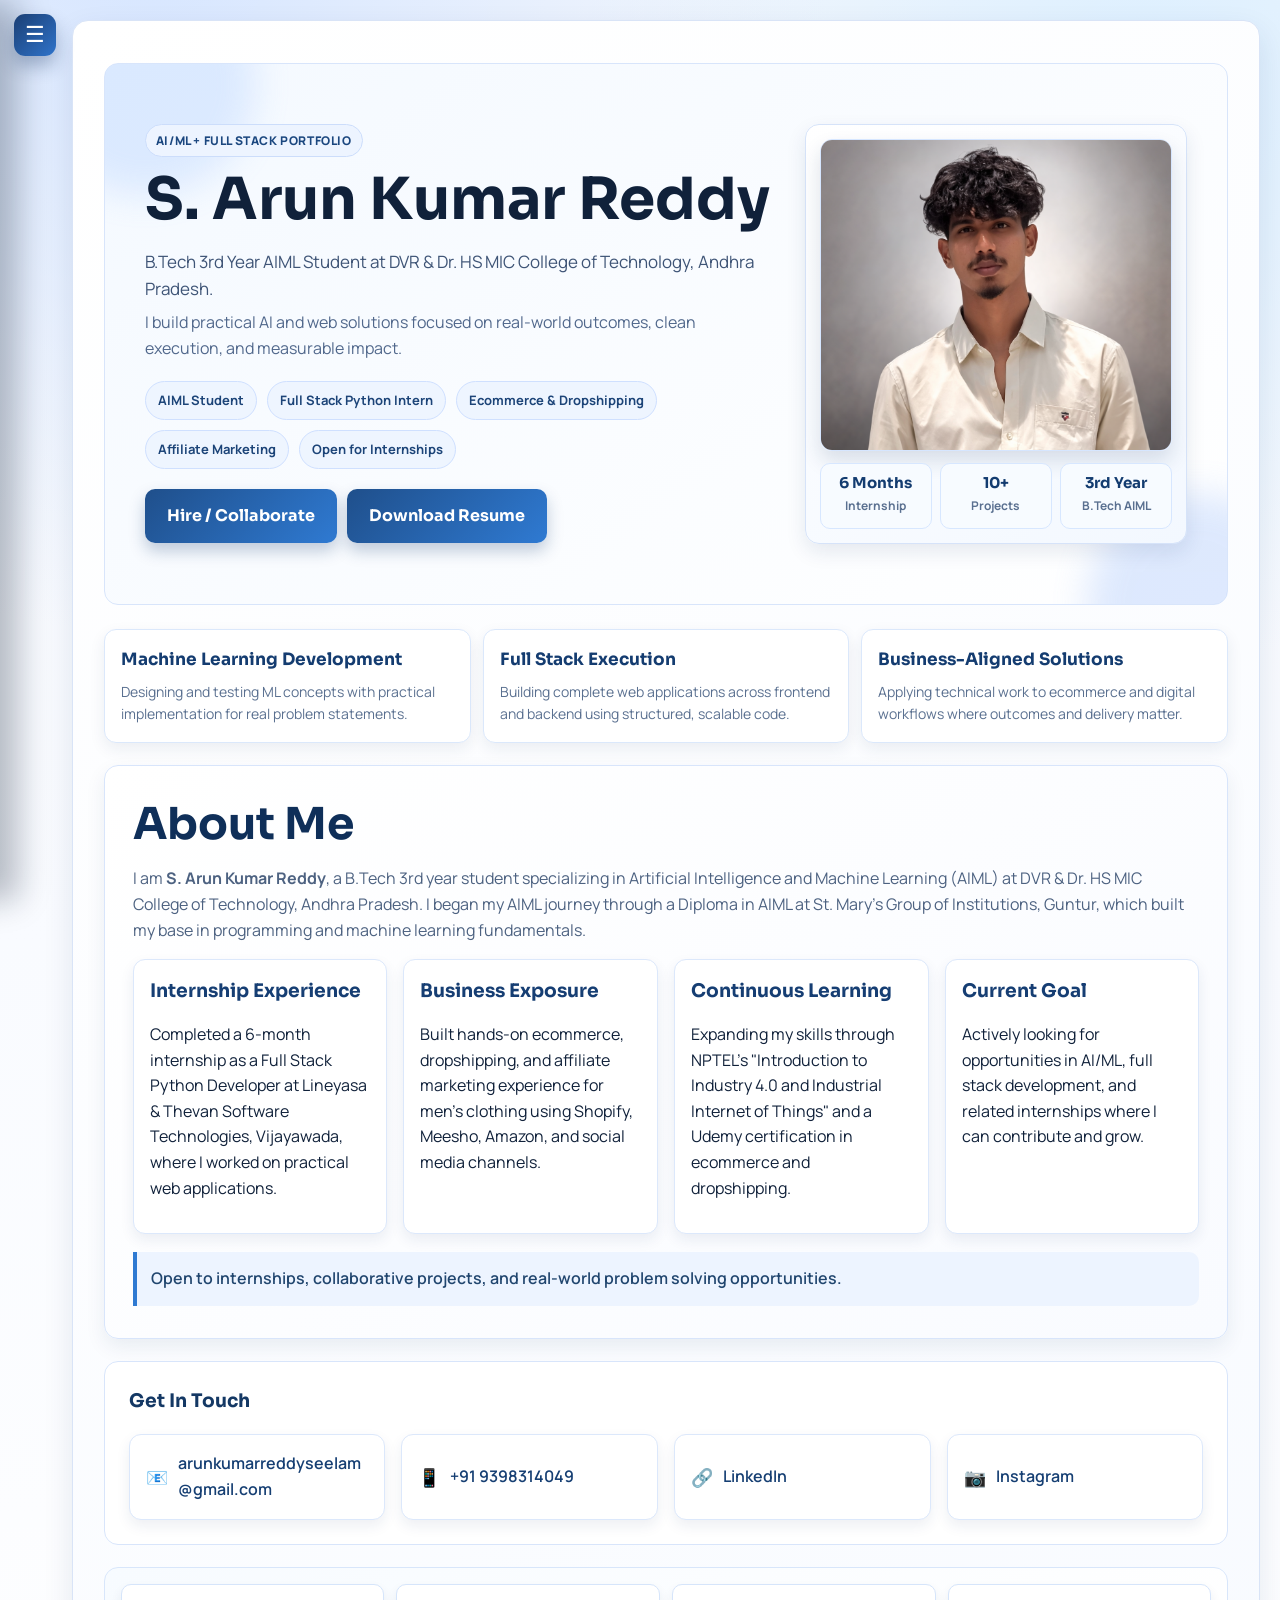
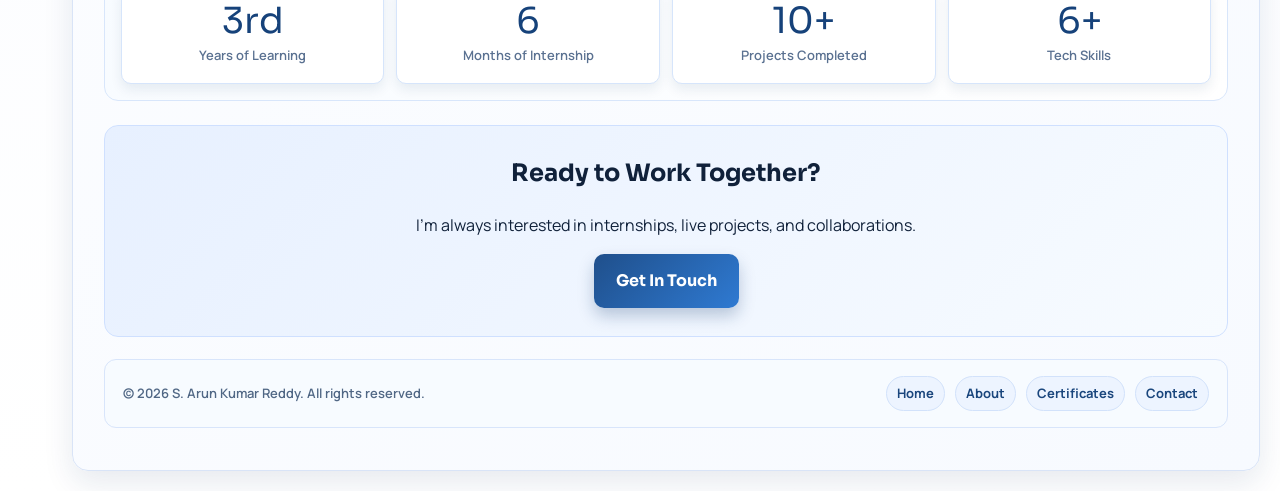
<file: index.html>
﻿<!DOCTYPE html>
<html lang="en">

<head>
    <meta charset="UTF-8">
    <meta name="viewport" content="width=device-width, initial-scale=1.0">
    <title>Arun Kumar Reddy | Portfolio</title>
    <link rel="stylesheet" href="style.css">
</head>

<body class="home-page sidebar-closed splash-active">
    <div id="welcome-splash" aria-hidden="true">
        <div class="welcome-splash-inner">
            <p class="welcome-kicker">Portfolio</p>
            <h1>Welcome to My Website</h1>
            <p class="welcome-sub">S. Arun Kumar Reddy</p>
        </div>
    </div>
    <div id="hamburger">&#9776;</div>
    <div id="sidebar-overlay"></div>
    <div class="container">
        <div class="sidebar closed">
            <div class="sidebar-header">
                <div class="sakr-logo" aria-label="SAKR logo">SAKR</div>
                <div class="sidebar-name">S.ARUN KUMAR REDDY</div>
                <div class="sidebar-title">DVR &amp; Dr. HS MIC College of Technology</div>
                <div class="sidebar-year">3rd Year Student</div>
            </div>
            <nav>
                <ul>
                    <li><a href="index.html">Home</a></li>
                    <li><a href="intro.html">About</a></li>
                    <li><a href="certificates.html">Certificates</a></li>
                    <li><a href="resume.pdf" download>Resume</a></li>
                    <li><a href="contact.html">Contact</a></li>
                    <li><a href="blog.html">Blog</a></li>
                </ul>
            </nav>
        </div>

        <div class="main">
            <div class="hero-section">
                <div class="hero-layout">
                    <div class="hero-text hero-content">
                        <p class="hero-kicker">AI/ML + Full Stack Portfolio</p>
                        <h1 class="hero-name">S. Arun Kumar Reddy</h1>
                        <p class="hero-role">B.Tech 3rd Year AIML Student at DVR &amp; Dr. HS MIC College of Technology, Andhra Pradesh.</p>
                        <p class="hero-tagline">I build practical AI and web solutions focused on real-world outcomes, clean execution, and measurable impact.</p>

                        <div class="hero-skills">
                            <span class="skill-badge">AIML Student</span>
                            <span class="skill-badge">Full Stack Python Intern</span>
                            <span class="skill-badge">Ecommerce &amp; Dropshipping</span>
                            <span class="skill-badge">Affiliate Marketing</span>
                            <span class="skill-badge">Open for Internships</span>
                        </div>

                        <div class="hero-actions">
                            <a href="contact.html" class="btn btn-lg">Hire / Collaborate</a>
                            <a href="resume.pdf" download class="btn btn-ghost btn-lg">Download Resume</a>
                        </div>
                    </div>

                    <aside class="hero-visual hero-content" aria-label="Profile summary">
                        <div class="hero-photo-wrap">
                            <img src="profile-photo.png" alt="S. Arun Kumar Reddy" class="hero-photo">
                        </div>
                        <div class="hero-mini-stats">
                            <div class="mini-stat">
                                <strong>6 Months</strong>
                                <span>Internship</span>
                            </div>
                            <div class="mini-stat">
                                <strong>10+</strong>
                                <span>Projects</span>
                            </div>
                            <div class="mini-stat">
                                <strong>3rd Year</strong>
                                <span>B.Tech AIML</span>
                            </div>
                        </div>
                    </aside>
                </div>
            </div>

            <section class="home-focus reveal-on-scroll" aria-label="Professional focus areas">
                <article class="focus-card">
                    <h3>Machine Learning Development</h3>
                    <p>Designing and testing ML concepts with practical implementation for real problem statements.</p>
                </article>
                <article class="focus-card">
                    <h3>Full Stack Execution</h3>
                    <p>Building complete web applications across frontend and backend using structured, scalable code.</p>
                </article>
                <article class="focus-card">
                    <h3>Business-Aligned Solutions</h3>
                    <p>Applying technical work to ecommerce and digital workflows where outcomes and delivery matter.</p>
                </article>
            </section>

            <section class="about-me-section reveal-on-scroll" id="about-me">
                <h2 class="about-heading">About Me</h2>
                <p class="about-intro">
                    I am <strong>S. Arun Kumar Reddy</strong>, a B.Tech 3rd year student specializing in
                    Artificial Intelligence and Machine Learning (AIML) at DVR &amp; Dr. HS MIC College of Technology,
                    Andhra Pradesh. I began my AIML journey through a Diploma in AIML at St. Mary's Group of
                    Institutions, Guntur, which built my base in programming and machine learning fundamentals.
                </p>

                <div class="about-grid">
                    <article class="about-card reveal-on-scroll">
                        <h3>Internship Experience</h3>
                        <p>
                            Completed a 6-month internship as a Full Stack Python Developer at Lineyasa &amp; Thevan
                            Software Technologies, Vijayawada, where I worked on practical web applications.
                        </p>
                    </article>

                    <article class="about-card reveal-on-scroll">
                        <h3>Business Exposure</h3>
                        <p>
                            Built hands-on ecommerce, dropshipping, and affiliate marketing experience for men's
                            clothing using Shopify, Meesho, Amazon, and social media channels.
                        </p>
                    </article>

                    <article class="about-card reveal-on-scroll">
                        <h3>Continuous Learning</h3>
                        <p>
                            Expanding my skills through NPTEL's "Introduction to Industry 4.0 and Industrial Internet of
                            Things" and a Udemy certification in ecommerce and dropshipping.
                        </p>
                    </article>

                    <article class="about-card reveal-on-scroll">
                        <h3>Current Goal</h3>
                        <p>
                            Actively looking for opportunities in AI/ML, full stack development, and related internships
                            where I can contribute and grow.
                        </p>
                    </article>
                </div>

                <p class="opportunity-line reveal-on-scroll">
                    Open to internships, collaborative projects, and real-world problem solving opportunities.
                </p>
            </section>

            <div class="contact-section reveal-on-scroll">
                <h3>Get In Touch</h3>
                <div class="contact-methods">
                    <div class="contact-item">
                        <span class="icon">&#128231;</span>
                        <a href="mailto:arunkumarreddyseelam@gmail.com">arunkumarreddyseelam@gmail.com</a>
                    </div>
                    <div class="contact-item">
                        <span class="icon">&#128241;</span>
                        <a href="tel:9398314049">+91 9398314049</a>
                    </div>
                    <div class="contact-item">
                        <span class="icon">&#128279;</span>
                        <a href="https://www.linkedin.com/in/seelam-arunkumarreddy-9ba340301/" target="_blank" rel="noopener noreferrer">LinkedIn</a>
                    </div>
                    <div class="contact-item">
                        <span class="icon">&#128247;</span>
                        <a href="https://www.instagram.com/arunkumarreddy0" target="_blank" rel="noopener noreferrer">Instagram</a>
                    </div>
                </div>
            </div>

            <div class="stats-section reveal-on-scroll">
                <div class="stat-card">
                    <div class="stat-number">3rd</div>
                    <div class="stat-label">Years of Learning</div>
                </div>
                <div class="stat-card">
                    <div class="stat-number">6</div>
                    <div class="stat-label">Months of Internship</div>
                </div>
                <div class="stat-card">
                    <div class="stat-number">10+</div>
                    <div class="stat-label">Projects Completed</div>
                </div>
                <div class="stat-card">
                    <div class="stat-number">6+</div>
                    <div class="stat-label">Tech Skills</div>
                </div>
            </div>

            <div class="cta-section reveal-on-scroll">
                <h2>Ready to Work Together?</h2>
                <p>I'm always interested in internships, live projects, and collaborations.</p>
                <a href="contact.html" class="btn btn-primary btn-lg">Get In Touch</a>
            </div>

            <footer class="site-footer">
                <p>&copy; 2026 S. Arun Kumar Reddy. All rights reserved.</p>
                <div class="footer-links">
                    <a href="index.html">Home</a>
                    <a href="intro.html">About</a>
                    <a href="certificates.html">Certificates</a>
                    <a href="contact.html">Contact</a>
                </div>
            </footer>
        </div>
    </div>

    <script src="index.js" defer></script>
</body>

</html>
</file>
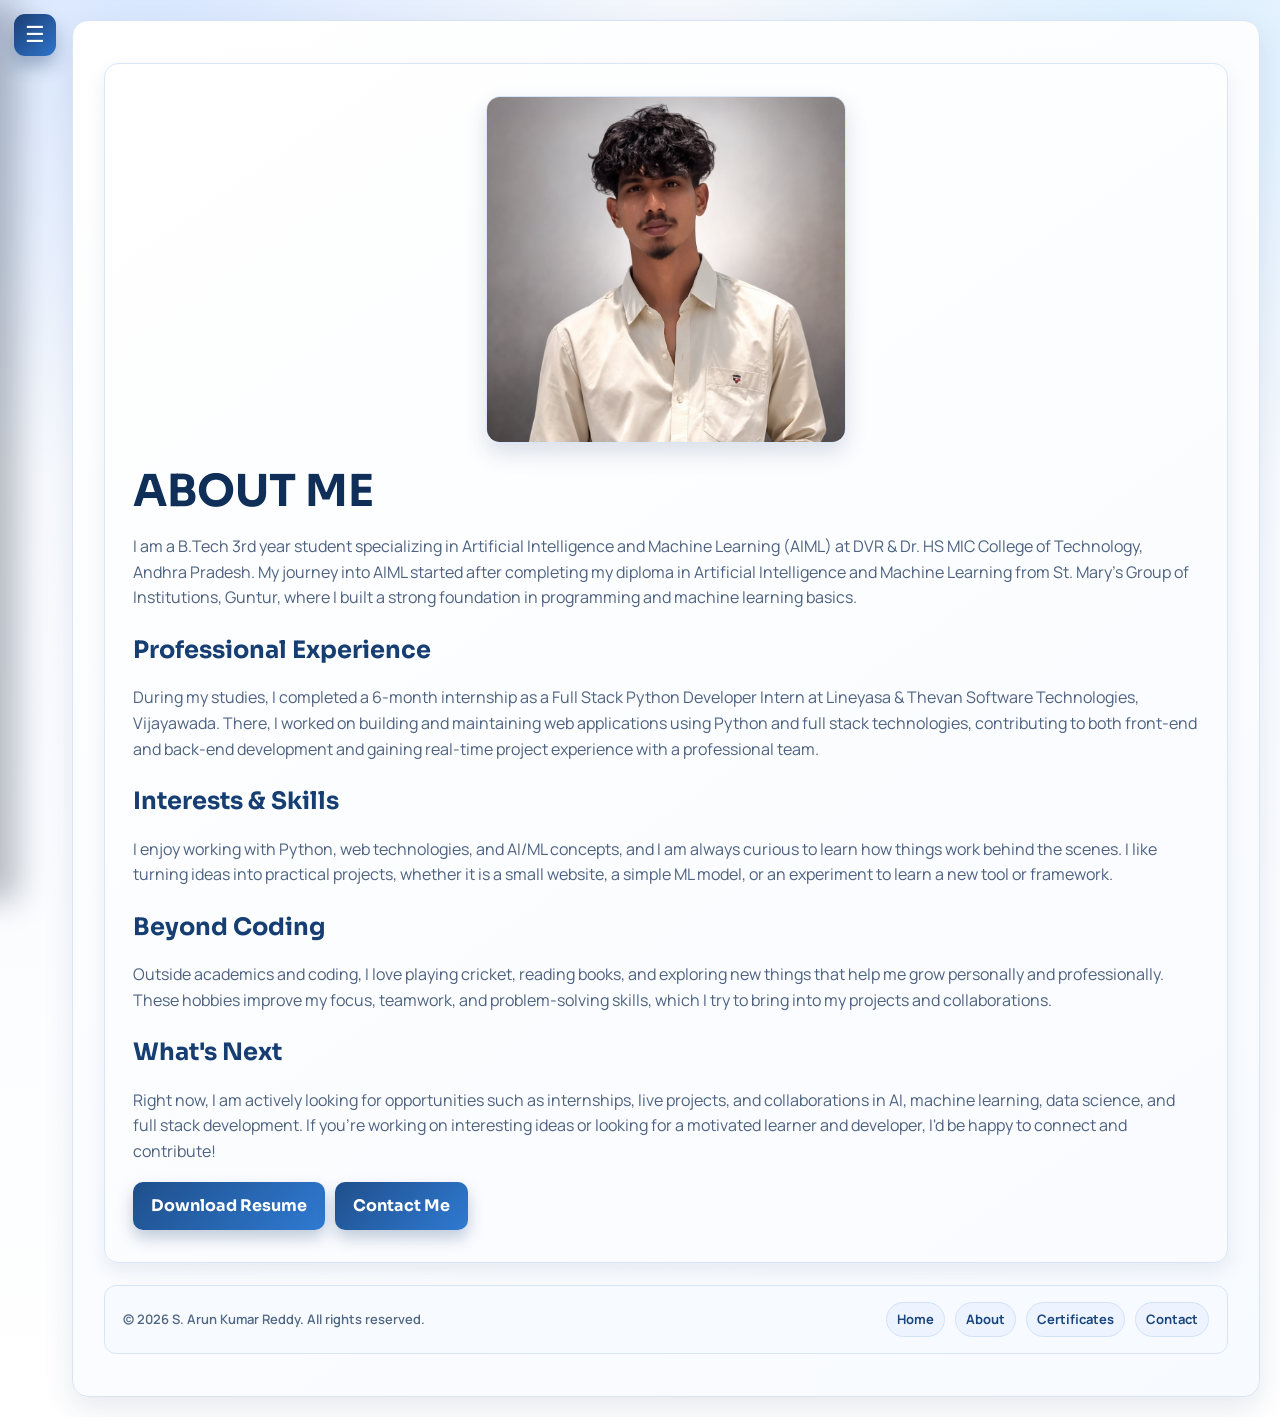
<file: blog.html>
<!DOCTYPE html>
<html lang="en">

<head>
    <meta charset="UTF-8">
    <meta name="viewport" content="width=device-width, initial-scale=1.0">
    <title>Blog | Arun Kumar Reddy</title>
    <link rel="stylesheet" href="style.css">

</head>

<body class="blog blog-page sidebar-closed">
    <div id="hamburger">&#9776;</div>
    <div id="sidebar-overlay"></div>
    <div class="container">
        <div class="sidebar closed">
            <div class="sidebar-header">
                <div class="sakr-logo" aria-label="SAKR logo">SAKR</div>
                <div class="sidebar-name">S.ARUN KUMAR REDDY</div>
                <div class="sidebar-title">DVR &amp; Dr. HS MIC College of Technology</div>
                <div class="sidebar-year">3rd Year Student</div>
            </div>
            <nav>
                <ul>
                    <li><a href="index.html">Home</a></li>
                    <li><a href="intro.html">About</a></li>
                    <li><a href="certificates.html">Certificates</a></li>
                    <li><a href="resume.pdf" download>Resume</a></li>
                    <li><a href="contact.html">Contact</a></li>
                    <li><a href="blog.html">Blog</a></li>
                </ul>
            </nav>
        </div>
        <div class="main">
            <div class="blogcontainer">
                <div class="devpic">
                    <img src="profile-photo.png" alt="S. Arun Kumar Reddy" class="blog-profile-image">
                </div>
                <h1>ABOUT ME</h1>

                <div class="about-content">
                    <p>
                        I am a B.Tech 3rd year student specializing in Artificial Intelligence and Machine Learning (AIML)
                        at DVR &amp; Dr. HS MIC College of Technology, Andhra Pradesh. My journey into AIML started after completing
                        my diploma in Artificial Intelligence and Machine Learning from St. Mary's Group of Institutions, Guntur,
                        where I built a strong foundation in programming and machine learning basics.
                    </p>

                    <h2>Professional Experience</h2>
                    <p>
                        During my studies, I completed a 6-month internship as a Full Stack Python Developer Intern at Lineyasa &amp;
                        Thevan Software Technologies, Vijayawada. There, I worked on building and maintaining web applications using
                        Python and full stack technologies, contributing to both front-end and back-end development and gaining
                        real-time project experience with a professional team.
                    </p>

                    <h2>Interests &amp; Skills</h2>
                    <p>
                        I enjoy working with Python, web technologies, and AI/ML concepts, and I am always curious to learn how
                        things work behind the scenes. I like turning ideas into practical projects, whether it is a small website,
                        a simple ML model, or an experiment to learn a new tool or framework.
                    </p>

                    <h2>Beyond Coding</h2>
                    <p>
                        Outside academics and coding, I love playing cricket, reading books, and exploring new things that help me
                        grow personally and professionally. These hobbies improve my focus, teamwork, and problem-solving skills,
                        which I try to bring into my projects and collaborations.
                    </p>

                    <h2>What's Next</h2>
                    <p>
                        Right now, I am actively looking for opportunities such as internships, live projects, and collaborations
                        in AI, machine learning, data science, and full stack development. If you're working on interesting ideas
                        or looking for a motivated learner and developer, I'd be happy to connect and contribute!
                    </p>
                </div>

                <div class="button">
                    <a href="resume.pdf" download class="btn">Download Resume</a>
                    <a href="contact.html" class="btn">Contact Me</a>
                </div>
            </div>
            <footer class="site-footer">
                <p>&copy; 2026 S. Arun Kumar Reddy. All rights reserved.</p>
                <div class="footer-links">
                    <a href="index.html">Home</a>
                    <a href="intro.html">About</a>
                    <a href="certificates.html">Certificates</a>
                    <a href="contact.html">Contact</a>
                </div>
            </footer>
        </div>
    </div>

    <script src="index.js" defer></script>
</body>

</html>
</file>
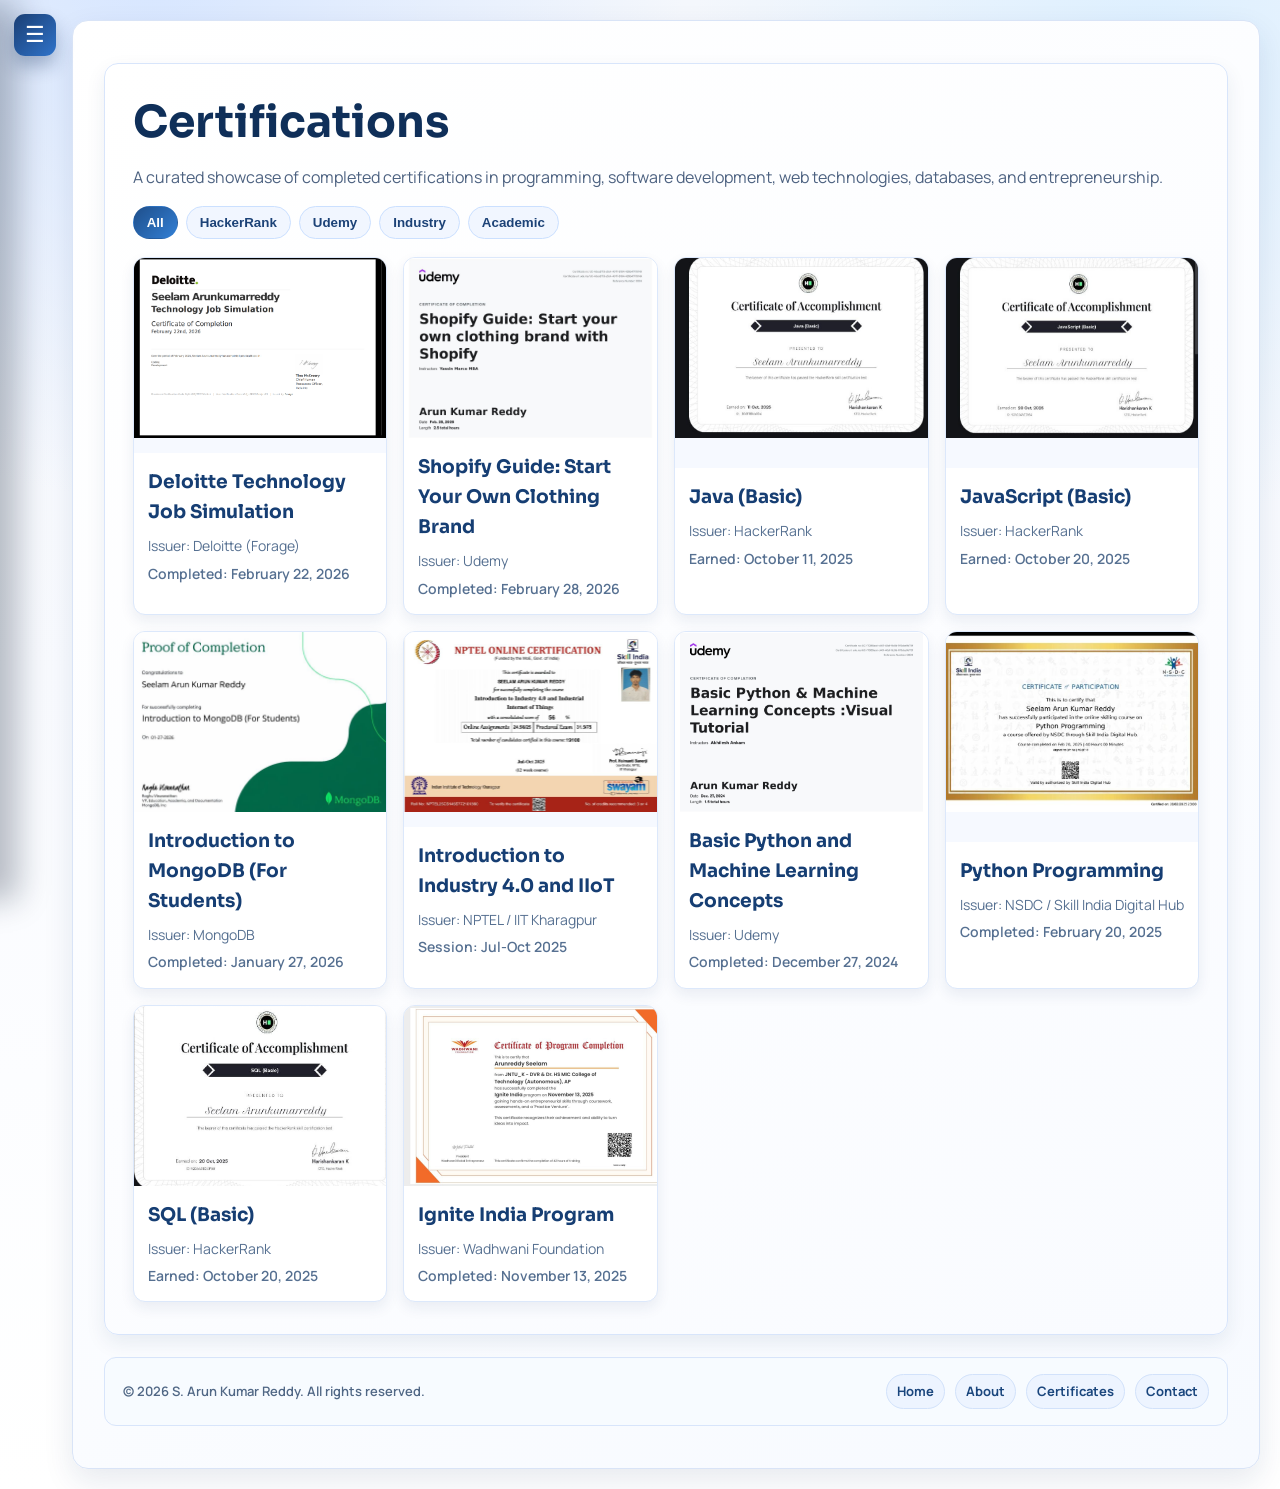
<file: certificates.html>
<!DOCTYPE html>
<html lang="en">

<head>
    <meta charset="UTF-8">
    <meta name="viewport" content="width=device-width, initial-scale=1.0">
    <title>Certificates | Arun Kumar Reddy</title>
    <link rel="stylesheet" href="style.css">
</head>

<body class="cert-page sidebar-closed">
    <div id="hamburger">&#9776;</div>
    <div id="sidebar-overlay"></div>
    <div class="container">
        <div class="sidebar closed">
            <div class="sidebar-header">
                <div class="sakr-logo" aria-label="SAKR logo">SAKR</div>
                <div class="sidebar-name">S.ARUN KUMAR REDDY</div>
                <div class="sidebar-title">DVR &amp; Dr. HS MIC College of Technology</div>
                <div class="sidebar-year">3rd Year Student</div>
            </div>
            <nav>
                <ul>
                    <li><a href="index.html">Home</a></li>
                    <li><a href="intro.html">About</a></li>
                    <li><a href="certificates.html">Certificates</a></li>
                    <li><a href="resume.pdf" download>Resume</a></li>
                    <li><a href="contact.html">Contact</a></li>
                    <li><a href="blog.html">Blog</a></li>
                </ul>
            </nav>
        </div>

        <div class="main">
            <section class="certificates-page">
                <div class="cert-header">
                    <h1>Certifications</h1>
                    <p>
                        A curated showcase of completed certifications in programming, software development,
                        web technologies, databases, and entrepreneurship.
                    </p>
                </div>

                <div class="cert-filter-bar" role="group" aria-label="Filter certificates by platform">
                    <button class="filter-btn active" data-filter="all">All</button>
                    <button class="filter-btn" data-filter="hackerRank">HackerRank</button>
                    <button class="filter-btn" data-filter="udemy">Udemy</button>
                    <button class="filter-btn" data-filter="industry">Industry</button>
                    <button class="filter-btn" data-filter="academic">Academic</button>
                </div>

                <section class="certifications-grid" aria-label="Arun Kumar Reddy certifications">
                    <article class="certificate-card" data-category="industry">
                        <a href="certicate/deloitte.png" target="_blank" rel="noopener" class="certificate-image-link">
                            <img src="certicate/deloitte.png" alt="Deloitte Technology Job Simulation Certificate" loading="lazy">
                        </a>
                        <div class="certificate-details">
                            <h3>Deloitte Technology Job Simulation</h3>
                            <p>Issuer: Deloitte (Forage)</p>
                            <span>Completed: February 22, 2026</span>
                        </div>
                    </article>

                    <article class="certificate-card" data-category="udemy">
                        <a href="certicate/ecommerscertificate.jpg" target="_blank" rel="noopener" class="certificate-image-link">
                            <img src="certicate/ecommerscertificate.jpg" alt="Udemy Shopify Guide Certificate" loading="lazy">
                        </a>
                        <div class="certificate-details">
                            <h3>Shopify Guide: Start Your Own Clothing Brand</h3>
                            <p>Issuer: Udemy</p>
                            <span>Completed: February 28, 2026</span>
                        </div>
                    </article>

                    <article class="certificate-card" data-category="hackerRank">
                        <a href="certicate/java.jpg" target="_blank" rel="noopener" class="certificate-image-link">
                            <img src="certicate/java.jpg" alt="HackerRank Java Basic Certificate" loading="lazy">
                        </a>
                        <div class="certificate-details">
                            <h3>Java (Basic)</h3>
                            <p>Issuer: HackerRank</p>
                            <span>Earned: October 11, 2025</span>
                        </div>
                    </article>

                    <article class="certificate-card" data-category="hackerRank">
                        <a href="certicate/javascript.jpg" target="_blank" rel="noopener" class="certificate-image-link">
                            <img src="certicate/javascript.jpg" alt="HackerRank JavaScript Basic Certificate" loading="lazy">
                        </a>
                        <div class="certificate-details">
                            <h3>JavaScript (Basic)</h3>
                            <p>Issuer: HackerRank</p>
                            <span>Earned: October 20, 2025</span>
                        </div>
                    </article>

                    <article class="certificate-card" data-category="industry">
                        <a href="certicate/mangodb.jpg" target="_blank" rel="noopener" class="certificate-image-link">
                            <img src="certicate/mangodb.jpg" alt="MongoDB Introduction for Students Certificate" loading="lazy">
                        </a>
                        <div class="certificate-details">
                            <h3>Introduction to MongoDB (For Students)</h3>
                            <p>Issuer: MongoDB</p>
                            <span>Completed: January 27, 2026</span>
                        </div>
                    </article>

                    <article class="certificate-card" data-category="academic">
                        <a href="certicate/nptl.jpg" target="_blank" rel="noopener" class="certificate-image-link">
                            <img src="certicate/nptl.jpg" alt="NPTEL Industry 4.0 and IIoT Certificate" loading="lazy">
                        </a>
                        <div class="certificate-details">
                            <h3>Introduction to Industry 4.0 and IIoT</h3>
                            <p>Issuer: NPTEL / IIT Kharagpur</p>
                            <span>Session: Jul-Oct 2025</span>
                        </div>
                    </article>

                    <article class="certificate-card" data-category="udemy">
                        <a href="certicate/python basic.jpg" target="_blank" rel="noopener" class="certificate-image-link">
                            <img src="certicate/python basic.jpg" alt="Udemy Basic Python and Machine Learning Concepts Certificate" loading="lazy">
                        </a>
                        <div class="certificate-details">
                            <h3>Basic Python and Machine Learning Concepts</h3>
                            <p>Issuer: Udemy</p>
                            <span>Completed: December 27, 2024</span>
                        </div>
                    </article>

                    <article class="certificate-card" data-category="industry">
                        <a href="certicate/python certficate.jpg" target="_blank" rel="noopener" class="certificate-image-link">
                            <img src="certicate/python certficate.jpg" alt="Skill India Python Programming Participation Certificate" loading="lazy">
                        </a>
                        <div class="certificate-details">
                            <h3>Python Programming</h3>
                            <p>Issuer: NSDC / Skill India Digital Hub</p>
                            <span>Completed: February 20, 2025</span>
                        </div>
                    </article>

                    <article class="certificate-card" data-category="hackerRank">
                        <a href="certicate/sql.jpg" target="_blank" rel="noopener" class="certificate-image-link">
                            <img src="certicate/sql.jpg" alt="HackerRank SQL Basic Certificate" loading="lazy">
                        </a>
                        <div class="certificate-details">
                            <h3>SQL (Basic)</h3>
                            <p>Issuer: HackerRank</p>
                            <span>Earned: October 20, 2025</span>
                        </div>
                    </article>

                    <article class="certificate-card" data-category="industry">
                        <a href="certicate/wadavani.jpg" target="_blank" rel="noopener" class="certificate-image-link">
                            <img src="certicate/wadavani.jpg" alt="Wadhwani Foundation Ignite India Certificate" loading="lazy">
                        </a>
                        <div class="certificate-details">
                            <h3>Ignite India Program</h3>
                            <p>Issuer: Wadhwani Foundation</p>
                            <span>Completed: November 13, 2025</span>
                        </div>
                    </article>
                </section>
            </section>
            <footer class="site-footer">
                <p>&copy; 2026 S. Arun Kumar Reddy. All rights reserved.</p>
                <div class="footer-links">
                    <a href="index.html">Home</a>
                    <a href="intro.html">About</a>
                    <a href="certificates.html">Certificates</a>
                    <a href="contact.html">Contact</a>
                </div>
            </footer>
        </div>
    </div>

    <script src="index.js" defer></script>
</body>

</html>
</file>
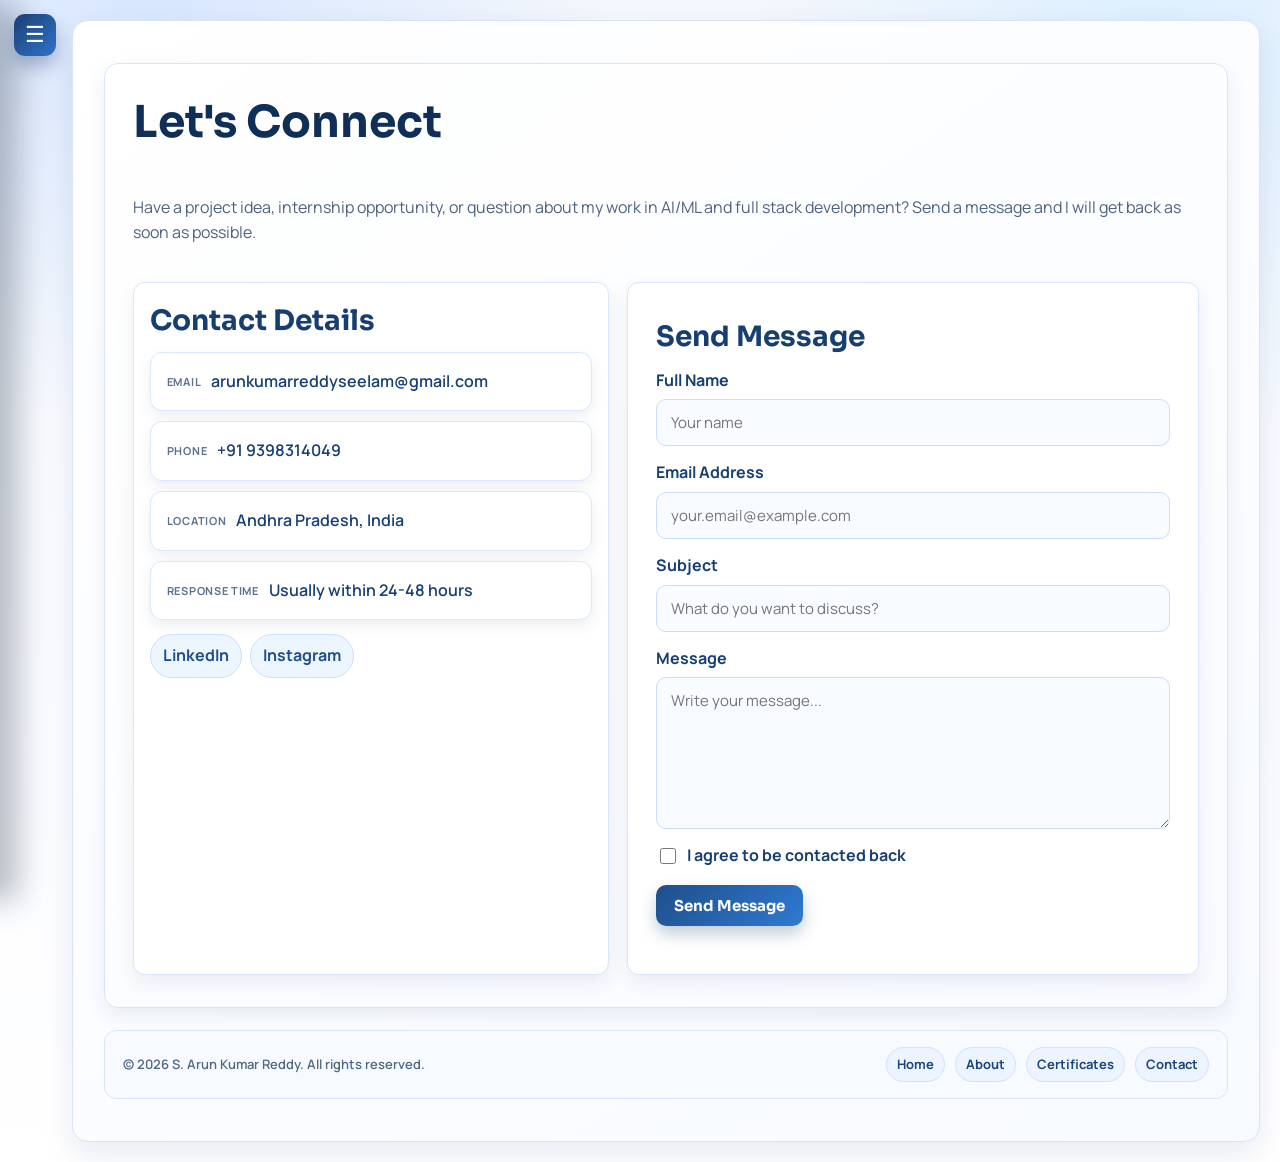
<file: contact.html>
<!DOCTYPE html>
<html lang="en">

<head>
    <meta charset="UTF-8">
    <meta name="viewport" content="width=device-width, initial-scale=1.0">
    <title>Contact | Arun Kumar Reddy</title>
    <link rel="stylesheet" href="style.css">
</head>

<body class="contact-page sidebar-closed">
    <div id="hamburger">&#9776;</div>
    <div id="sidebar-overlay"></div>
    <div class="container">
        <div class="sidebar closed">
            <div class="sidebar-header">
                <div class="sakr-logo" aria-label="SAKR logo">SAKR</div>
                <div class="sidebar-name">S.ARUN KUMAR REDDY</div>
                <div class="sidebar-title">DVR &amp; Dr. HS MIC College of Technology</div>
                <div class="sidebar-year">3rd Year Student</div>
            </div>
            <nav>
                <ul>
                    <li><a href="index.html">Home</a></li>
                    <li><a href="intro.html">About</a></li>
                    <li><a href="certificates.html">Certificates</a></li>
                    <li><a href="resume.pdf" download>Resume</a></li>
                    <li><a href="contact.html">Contact</a></li>
                    <li><a href="blog.html">Blog</a></li>
                </ul>
            </nav>
        </div>
        <div class="main">
            <div class="contact-shell">
                <section class="contact-hero">
                    <h1>Let's Connect</h1>
                    <p>
                        Have a project idea, internship opportunity, or question about my work in AI/ML and full stack development?
                        Send a message and I will get back as soon as possible.
                    </p>
                </section>

                <section class="contact-grid">
                    <aside class="contact-card">
                        <h2>Contact Details</h2>
                        <div class="contact-list">
                            <div class="contact-item">
                                <span class="contact-item-label">Email</span>
                                <a href="mailto:arunkumarreddyseelam@gmail.com">arunkumarreddyseelam@gmail.com</a>
                            </div>
                            <div class="contact-item">
                                <span class="contact-item-label">Phone</span>
                                <a href="tel:9398314049">+91 9398314049</a>
                            </div>
                            <div class="contact-item">
                                <span class="contact-item-label">Location</span>
                                <p>Andhra Pradesh, India</p>
                            </div>
                            <div class="contact-item">
                                <span class="contact-item-label">Response Time</span>
                                <p>Usually within 24-48 hours</p>
                            </div>
                        </div>
                        <div class="social-links">
                            <a href="https://www.linkedin.com/in/seelam-arunkumarreddy-9ba340301/" target="_blank" rel="noopener noreferrer">LinkedIn</a>
                            <a href="https://www.instagram.com/arunkumarreddy0" target="_blank" rel="noopener noreferrer">Instagram</a>
                        </div>
                    </aside>

                    <section class="contactform">
                        <h2>Send Message</h2>
                        <form class="contact-form-wrapper">
                            <div class="form-group">
                                <label for="name">Full Name</label>
                                <input type="text" class="form-control" id="name" placeholder="Your name" required>
                            </div>

                            <div class="form-group">
                                <label for="email">Email Address</label>
                                <input type="email" class="form-control" id="email" placeholder="your.email@example.com" required>
                            </div>

                            <div class="form-group">
                                <label for="subject">Subject</label>
                                <input type="text" class="form-control" id="subject" placeholder="What do you want to discuss?" required>
                            </div>

                            <div class="form-group">
                                <label for="message">Message</label>
                                <textarea class="form-control" id="message" rows="6" placeholder="Write your message..." required></textarea>
                            </div>

                            <div id="form-check">
                                <input type="checkbox" class="form-check-input" id="contact-me" required>
                                <label class="form-check-label" for="contact-me">I agree to be contacted back</label>
                            </div>

                            <button type="submit" class="btn btn-submit">Send Message</button>
                            <p id="form-status" aria-live="polite"></p>
                        </form>
                    </section>
                </section>
            </div>
            <footer class="site-footer">
                <p>&copy; 2026 S. Arun Kumar Reddy. All rights reserved.</p>
                <div class="footer-links">
                    <a href="index.html">Home</a>
                    <a href="intro.html">About</a>
                    <a href="certificates.html">Certificates</a>
                    <a href="contact.html">Contact</a>
                </div>
            </footer>
        </div>

    </div>
    <script src="index.js" defer></script>
</body>

</html>
</file>
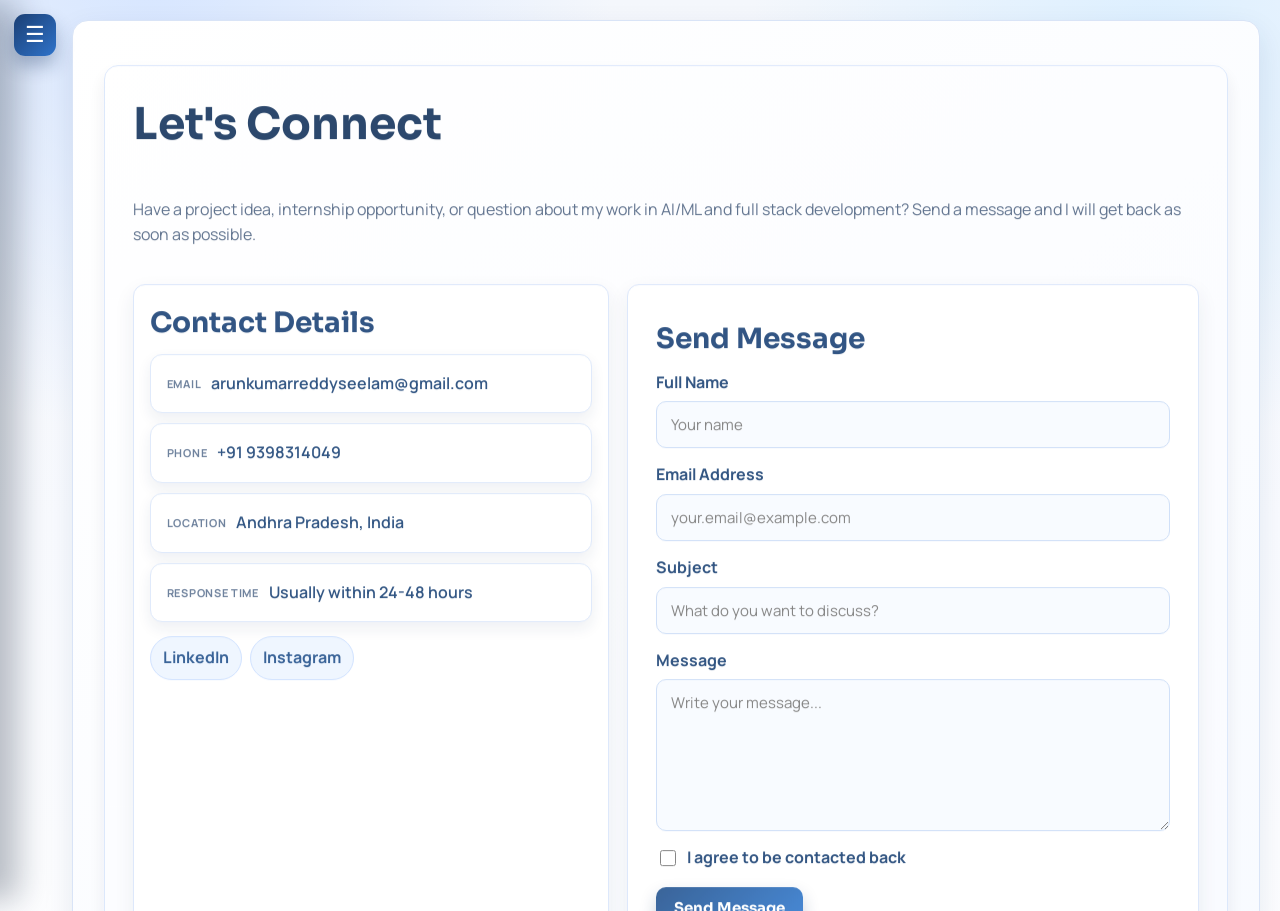
<file: contant.html>
<!DOCTYPE html>
<html lang="en">
<head>
    <meta charset="UTF-8">
    <meta name="viewport" content="width=device-width, initial-scale=1.0">
    <title>Redirecting...</title>
    <meta http-equiv="refresh" content="0; url=contact.html">
</head>
<body>
    <p>Redirecting to <a href="contact.html">contact page</a>...</p>
</body>
</html>
</file>
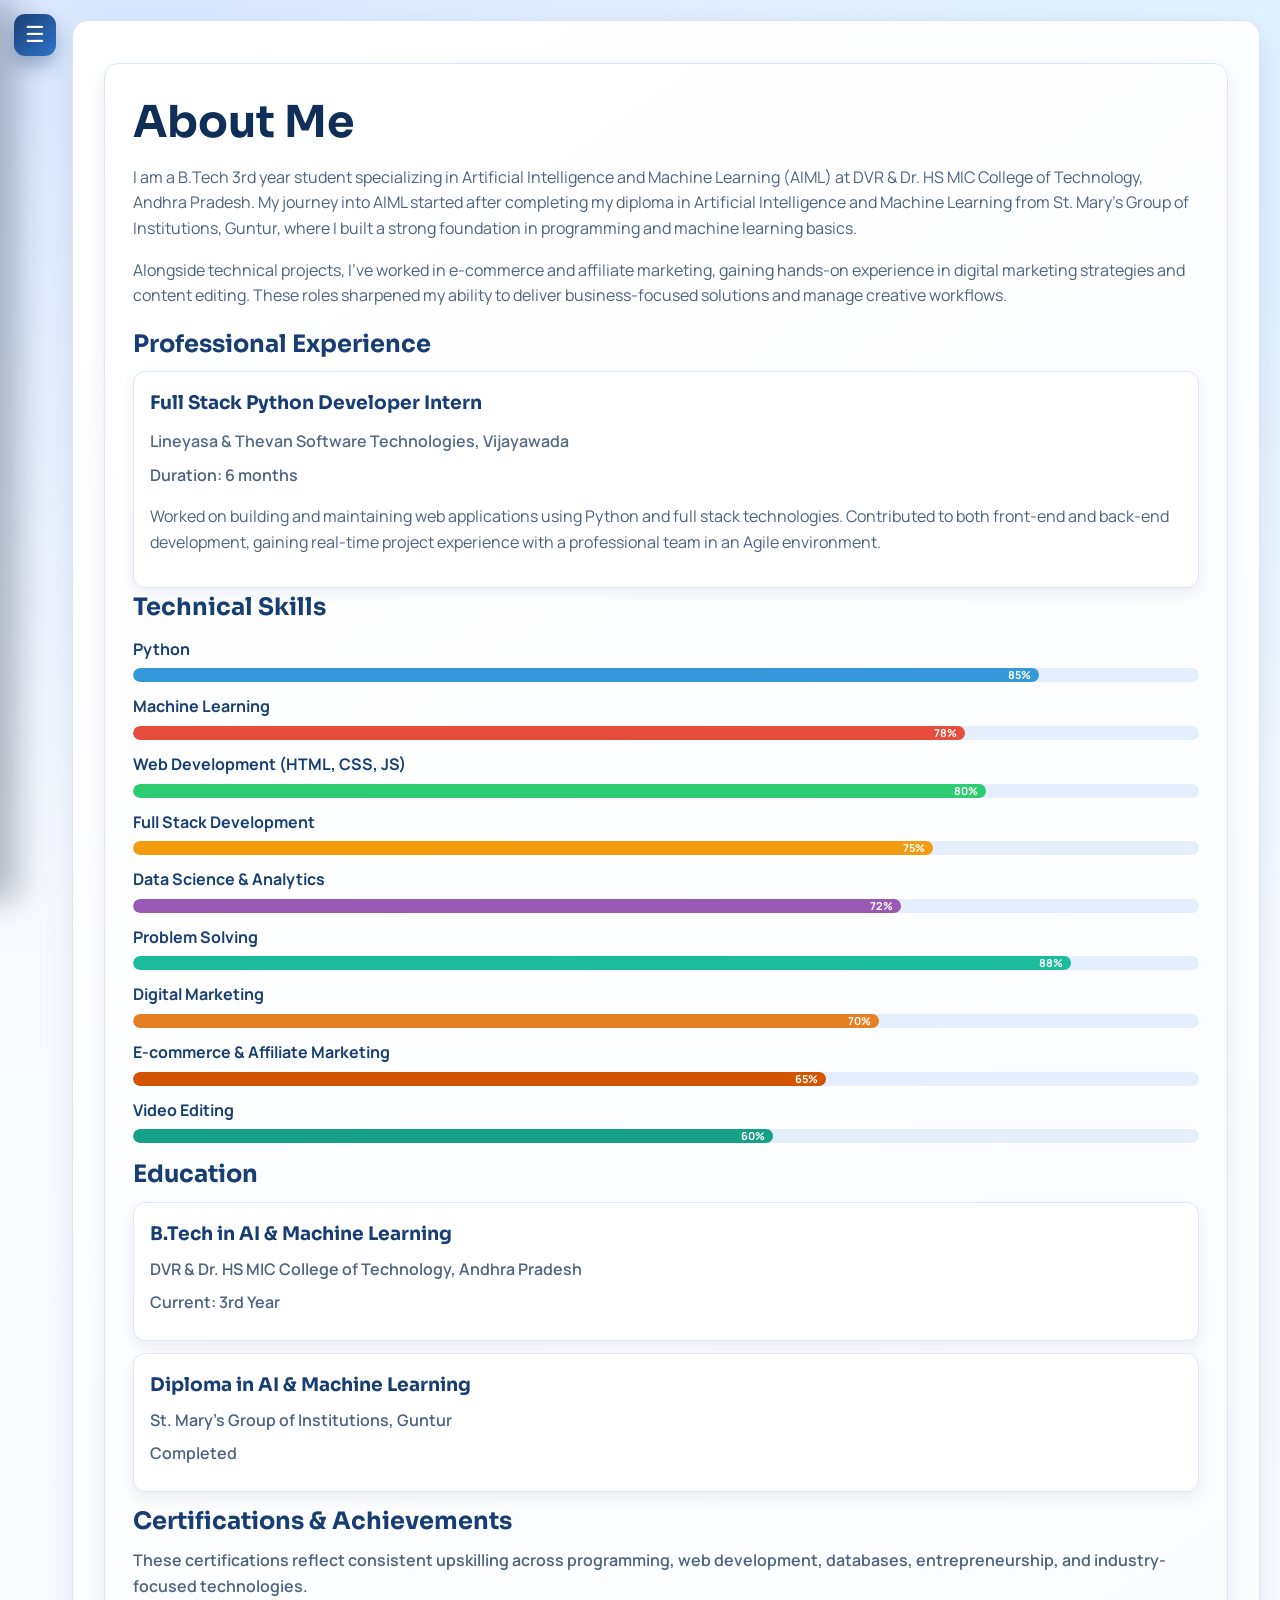
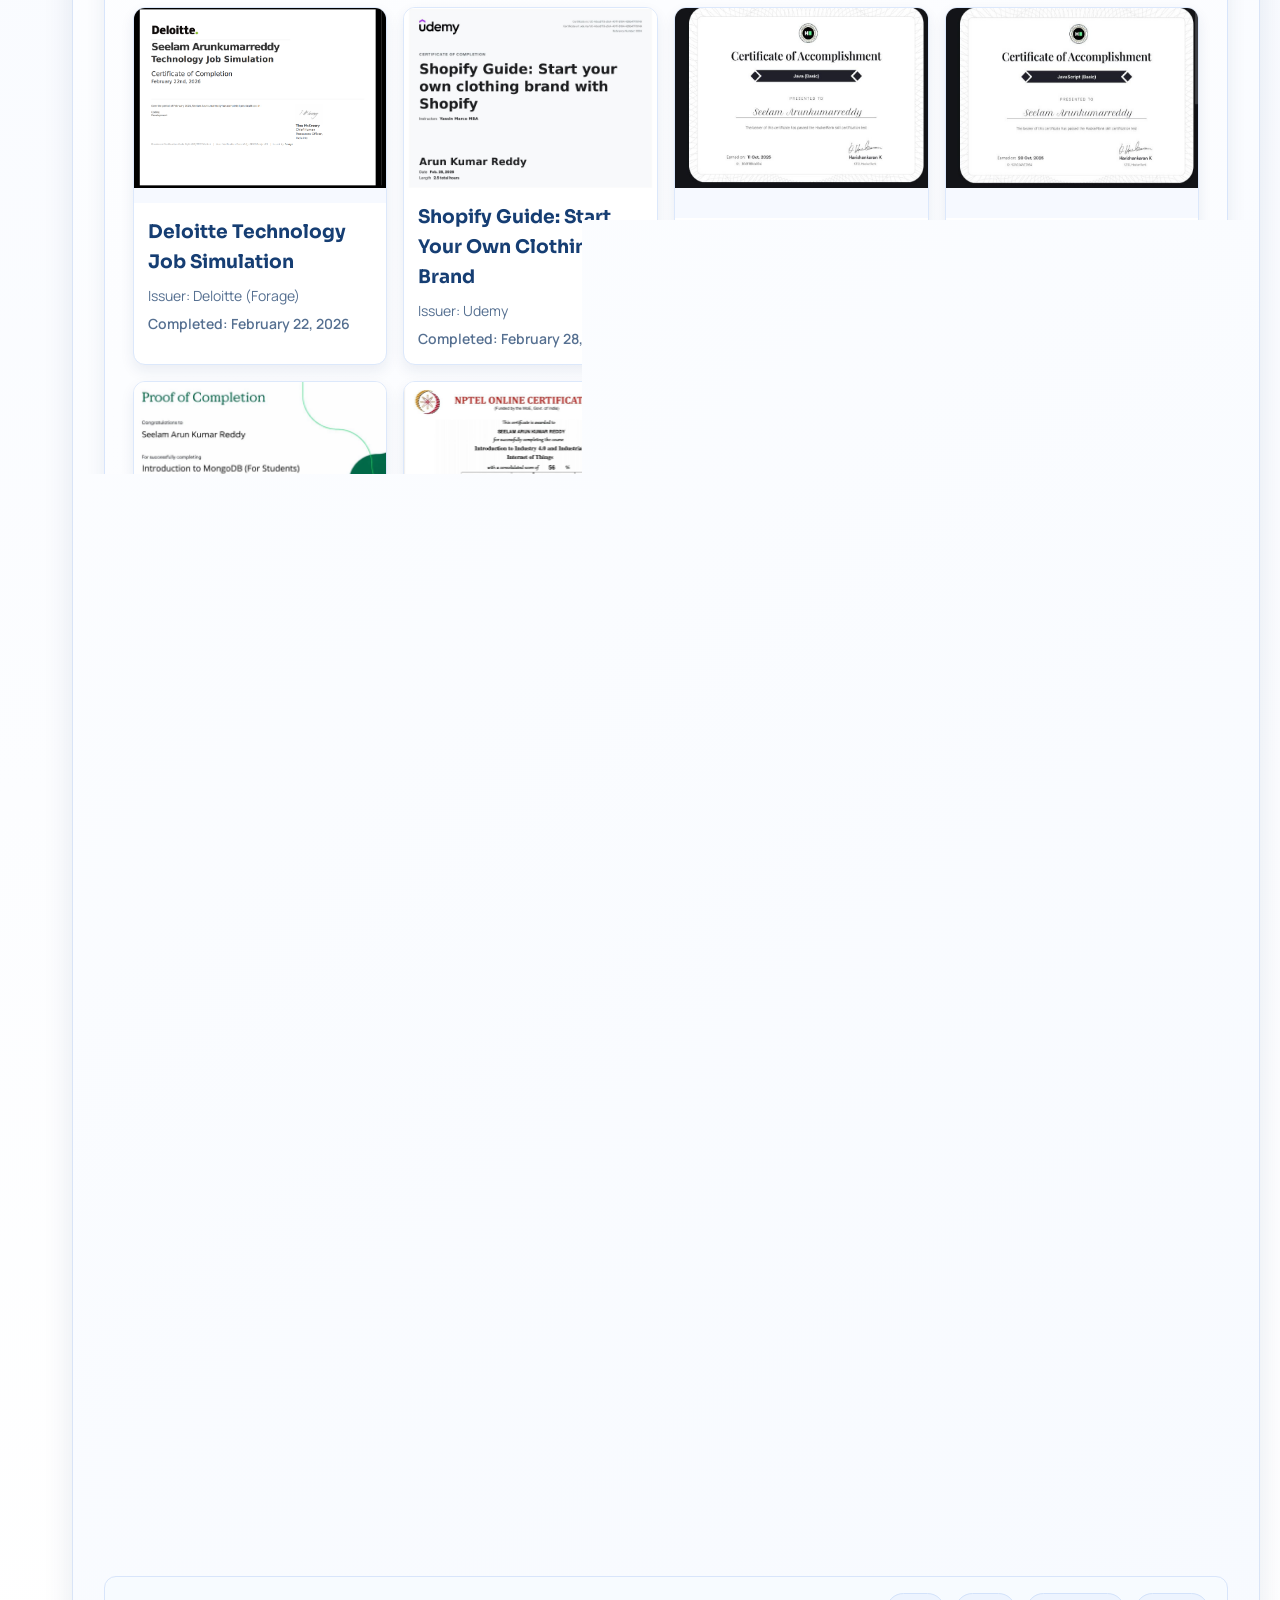
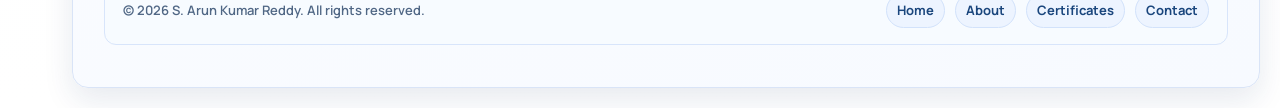
<file: intro.html>
<!DOCTYPE html>
<html lang="en">

<head>
    <meta charset="UTF-8">
    <meta name="viewport" content="width=device-width, initial-scale=1.0">
    <title>About | Arun Kumar Reddy</title>
    <link rel="stylesheet" href="style.css">

</head>

<body class="intro-page sidebar-closed">
    <div id="hamburger">&#9776;</div>
    <div id="sidebar-overlay"></div>
    <div class="container">
        <div class="sidebar closed">
            <div class="sidebar-header">
                <div class="sakr-logo" aria-label="SAKR logo">SAKR</div>
                <div class="sidebar-name">S.ARUN KUMAR REDDY</div>
                <div class="sidebar-title">DVR &amp; Dr. HS MIC College of Technology</div>
                <div class="sidebar-year">3rd Year Student</div>
            </div>
            <nav>
                <ul>
                    <li><a href="index.html">Home</a></li>
                    <li><a href="intro.html">About</a></li>
                    <li><a href="certificates.html">Certificates</a></li>
                    <li><a href="resume.pdf" download>Resume</a></li>
                    <li><a href="contact.html">Contact</a></li>
                    <li><a href="blog.html">Blog</a></li>
                </ul>
            </nav>
        </div>
        <div class="main">
            <div class="about-section">
                <h1>About Me</h1>
                <p>
                    I am a B.Tech 3rd year student specializing in Artificial Intelligence and Machine Learning (AIML) 
                    at DVR &amp; Dr. HS MIC College of Technology, Andhra Pradesh. My journey into AIML started after completing 
                    my diploma in Artificial Intelligence and Machine Learning from St. Mary's Group of Institutions, Guntur, 
                    where I built a strong foundation in programming and machine learning basics.
                </p>
                <p>
                    Alongside technical projects, I've worked in e-commerce and affiliate marketing, gaining hands-on experience
                    in digital marketing strategies and content editing. These roles sharpened my ability to deliver business-focused
                    solutions and manage creative workflows.
                </p>

                <h2>Professional Experience</h2>
                <div class="experience-card">
                    <div class="experience-header">
                        <h3>Full Stack Python Developer Intern</h3>
                        <span class="company">Lineyasa & Thevan Software Technologies, Vijayawada</span>
                    </div>
                    <p class="experience-duration">Duration: 6 months</p>
                    <p>
                        Worked on building and maintaining web applications using Python and full stack technologies. 
                        Contributed to both front-end and back-end development, gaining real-time project experience 
                        with a professional team in an Agile environment.
                    </p>
                </div>

                <h2>Technical Skills</h2>
                <div class="skills-container">
                    <div class="skill-item">
                        <label>Python</label>
                        <div class="skill-bar">
                            <div class="skill-progress" style="width: 85%; background-color: #3498db;">
                                <span class="skill-percent">85%</span>
                            </div>
                        </div>
                    </div>

                    <div class="skill-item">
                        <label>Machine Learning</label>
                        <div class="skill-bar">
                            <div class="skill-progress" style="width: 78%; background-color: #e74c3c;">
                                <span class="skill-percent">78%</span>
                            </div>
                        </div>
                    </div>

                    <div class="skill-item">
                        <label>Web Development (HTML, CSS, JS)</label>
                        <div class="skill-bar">
                            <div class="skill-progress" style="width: 80%; background-color: #2ecc71;">
                                <span class="skill-percent">80%</span>
                            </div>
                        </div>
                    </div>

                    <div class="skill-item">
                        <label>Full Stack Development</label>
                        <div class="skill-bar">
                            <div class="skill-progress" style="width: 75%; background-color: #f39c12;">
                                <span class="skill-percent">75%</span>
                            </div>
                        </div>
                    </div>

                    <div class="skill-item">
                        <label>Data Science & Analytics</label>
                        <div class="skill-bar">
                            <div class="skill-progress" style="width: 72%; background-color: #9b59b6;">
                                <span class="skill-percent">72%</span>
                            </div>
                        </div>
                    </div>

                    <div class="skill-item">
                        <label>Problem Solving</label>
                        <div class="skill-bar">
                            <div class="skill-progress" style="width: 88%; background-color: #1abc9c;">
                                <span class="skill-percent">88%</span>
                            </div>
                        </div>
                    </div>
                    <div class="skill-item">
                        <label>Digital Marketing</label>
                        <div class="skill-bar">
                            <div class="skill-progress" style="width: 70%; background-color: #e67e22;">
                                <span class="skill-percent">70%</span>
                            </div>
                        </div>
                    </div>
                    <div class="skill-item">
                        <label>E-commerce & Affiliate Marketing</label>
                        <div class="skill-bar">
                            <div class="skill-progress" style="width: 65%; background-color: #d35400;">
                                <span class="skill-percent">65%</span>
                            </div>
                        </div>
                    </div>
                    <div class="skill-item">
                        <label>Video Editing</label>
                        <div class="skill-bar">
                            <div class="skill-progress" style="width: 60%; background-color: #16a085;">
                                <span class="skill-percent">60%</span>
                            </div>
                        </div>
                    </div>
                </div>

                <h2>Education</h2>
                <div class="education-container">
                    <div class="education-item">
                        <h3>B.Tech in AI & Machine Learning</h3>
                        <p class="education-details">DVR &amp; Dr. HS MIC College of Technology, Andhra Pradesh</p>
                        <p class="education-year">Current: 3rd Year</p>
                    </div>
                    <div class="education-item">
                        <h3>Diploma in AI & Machine Learning</h3>
                        <p class="education-details">St. Mary's Group of Institutions, Guntur</p>
                        <p class="education-year">Completed</p>
                    </div>
                </div>
                <h2>Certifications & Achievements</h2>
                <p class="certifications-intro">
                    These certifications reflect consistent upskilling across programming, web development,
                    databases, entrepreneurship, and industry-focused technologies.
                </p>

                <section class="certifications-grid" aria-label="Arun Kumar Reddy certifications">
                    <article class="certificate-card">
                        <a href="certicate/deloitte.png" target="_blank" rel="noopener" class="certificate-image-link">
                            <img src="certicate/deloitte.png" alt="Deloitte Technology Job Simulation Certificate" loading="lazy">
                        </a>
                        <div class="certificate-details">
                            <h3>Deloitte Technology Job Simulation</h3>
                            <p>Issuer: Deloitte (Forage)</p>
                            <span>Completed: February 22, 2026</span>
                        </div>
                    </article>

                    <article class="certificate-card">
                        <a href="certicate/ecommerscertificate.jpg" target="_blank" rel="noopener" class="certificate-image-link">
                            <img src="certicate/ecommerscertificate.jpg" alt="Udemy Shopify Guide Certificate" loading="lazy">
                        </a>
                        <div class="certificate-details">
                            <h3>Shopify Guide: Start Your Own Clothing Brand</h3>
                            <p>Issuer: Udemy</p>
                            <span>Completed: February 28, 2026</span>
                        </div>
                    </article>

                    <article class="certificate-card">
                        <a href="certicate/java.jpg" target="_blank" rel="noopener" class="certificate-image-link">
                            <img src="certicate/java.jpg" alt="HackerRank Java Basic Certificate" loading="lazy">
                        </a>
                        <div class="certificate-details">
                            <h3>Java (Basic)</h3>
                            <p>Issuer: HackerRank</p>
                            <span>Earned: October 11, 2025</span>
                        </div>
                    </article>

                    <article class="certificate-card">
                        <a href="certicate/javascript.jpg" target="_blank" rel="noopener" class="certificate-image-link">
                            <img src="certicate/javascript.jpg" alt="HackerRank JavaScript Basic Certificate" loading="lazy">
                        </a>
                        <div class="certificate-details">
                            <h3>JavaScript (Basic)</h3>
                            <p>Issuer: HackerRank</p>
                            <span>Earned: October 20, 2025</span>
                        </div>
                    </article>

                    <article class="certificate-card">
                        <a href="certicate/mangodb.jpg" target="_blank" rel="noopener" class="certificate-image-link">
                            <img src="certicate/mangodb.jpg" alt="MongoDB Introduction for Students Certificate" loading="lazy">
                        </a>
                        <div class="certificate-details">
                            <h3>Introduction to MongoDB (For Students)</h3>
                            <p>Issuer: MongoDB</p>
                            <span>Completed: January 27, 2026</span>
                        </div>
                    </article>

                    <article class="certificate-card">
                        <a href="certicate/nptl.jpg" target="_blank" rel="noopener" class="certificate-image-link">
                            <img src="certicate/nptl.jpg" alt="NPTEL Industry 4.0 and IIoT Certificate" loading="lazy">
                        </a>
                        <div class="certificate-details">
                            <h3>Introduction to Industry 4.0 and IIoT</h3>
                            <p>Issuer: NPTEL / IIT Kharagpur</p>
                            <span>Session: Jul-Oct 2025</span>
                        </div>
                    </article>

                    <article class="certificate-card">
                        <a href="certicate/python basic.jpg" target="_blank" rel="noopener" class="certificate-image-link">
                            <img src="certicate/python basic.jpg" alt="Udemy Basic Python and Machine Learning Concepts Certificate" loading="lazy">
                        </a>
                        <div class="certificate-details">
                            <h3>Basic Python and Machine Learning Concepts</h3>
                            <p>Issuer: Udemy</p>
                            <span>Completed: December 27, 2024</span>
                        </div>
                    </article>

                    <article class="certificate-card">
                        <a href="certicate/python certficate.jpg" target="_blank" rel="noopener" class="certificate-image-link">
                            <img src="certicate/python certficate.jpg" alt="Skill India Python Programming Participation Certificate" loading="lazy">
                        </a>
                        <div class="certificate-details">
                            <h3>Python Programming</h3>
                            <p>Issuer: NSDC / Skill India Digital Hub</p>
                            <span>Completed: February 20, 2025</span>
                        </div>
                    </article>

                    <article class="certificate-card">
                        <a href="certicate/sql.jpg" target="_blank" rel="noopener" class="certificate-image-link">
                            <img src="certicate/sql.jpg" alt="HackerRank SQL Basic Certificate" loading="lazy">
                        </a>
                        <div class="certificate-details">
                            <h3>SQL (Basic)</h3>
                            <p>Issuer: HackerRank</p>
                            <span>Earned: October 20, 2025</span>
                        </div>
                    </article>

                    <article class="certificate-card">
                        <a href="certicate/wadavani.jpg" target="_blank" rel="noopener" class="certificate-image-link">
                            <img src="certicate/wadavani.jpg" alt="Wadhwani Foundation Ignite India Certificate" loading="lazy">
                        </a>
                        <div class="certificate-details">
                            <h3>Ignite India Program</h3>
                            <p>Issuer: Wadhwani Foundation</p>
                            <span>Completed: November 13, 2025</span>
                        </div>
                    </article>
                </section>
                <h2>Interests & Passion</h2>
                <p>
                    I enjoy working with Python, web technologies, and AI/ML concepts. I'm always curious to understand 
                    how things work behind the scenes. I like turning ideas into practical projects, whether it's building 
                    websites, creating ML models, or exploring new frameworks and technologies.
                </p>

                <h2>Beyond Coding</h2>
                <p>
                    Outside academics and coding, I love playing cricket, reading books, and exploring new technologies. 
                    These hobbies enhance my focus, teamwork, and problem-solving skills, which I bring into my projects 
                    and collaborations.
                </p>

                <h2>Looking For</h2>
                <div class="opportunities-container">
                    <div class="opportunity-badge">Internships</div>
                    <div class="opportunity-badge">Live Projects</div>
                    <div class="opportunity-badge">AI/ML</div>
                    <div class="opportunity-badge">Data Science</div>
                    <div class="opportunity-badge">Full Stack Dev</div>
                </div>

                <p class="intro-closing-note">
                    I'm actively looking for opportunities to contribute to meaningful projects. If you're working on 
                    interesting ideas or looking for a motivated learner and developer, I'd be happy to connect!
                </p>

                <div class="button">
                    <a href="resume.pdf" download class="btn">Download Resume</a>
                    <a href="contact.html" class="btn">Contact Me</a>
                </div>
            </div>
            <footer class="site-footer">
                <p>&copy; 2026 S. Arun Kumar Reddy. All rights reserved.</p>
                <div class="footer-links">
                    <a href="index.html">Home</a>
                    <a href="intro.html">About</a>
                    <a href="certificates.html">Certificates</a>
                    <a href="contact.html">Contact</a>
                </div>
            </footer>
        </div>

    </div>
    <script src="index.js" defer></script>
</body>

</html>
</file>
<file: style.css>
@import url("https://fonts.googleapis.com/css2?family=Manrope:wght@400;500;600;700;800&family=Sora:wght@500;600;700&display=swap");

:root {
    --bg: #f4f7fc;
    --bg-2: #e9f0ff;
    --surface: #ffffff;
    --surface-soft: #f7faff;
    --text: #10213a;
    --muted: #4a5f80;
    --line: #d9e4f7;
    --primary: #1f4f8b;
    --primary-2: #2f7ad2;
    --accent: #16a085;
    --danger: #c0392b;
    --shadow: 0 12px 30px rgba(19, 48, 94, 0.1);
    --shadow-soft: 0 8px 20px rgba(19, 48, 94, 0.08);
}

* {
    box-sizing: border-box;
}

html,
body {
    margin: 0;
    padding: 0;
}

html {
    -webkit-text-size-adjust: 100%;
    text-size-adjust: 100%;
}

body {
    min-height: 100vh;
    font-family: "Manrope", "Segoe UI", sans-serif;
    color: var(--text);
    background:
        radial-gradient(circle at 12% -2%, #d7e6ff 0%, transparent 28%),
        radial-gradient(circle at 90% 4%, #dcefff 0%, transparent 25%),
        linear-gradient(180deg, var(--bg) 0%, #f9fbff 45%, #ffffff 100%);
    line-height: 1.6;
    overflow-x: hidden;
}

@supports (min-height: 100dvh) {
    body {
        min-height: 100dvh;
    }
}

body.splash-active {
    overflow: hidden;
}

a {
    color: var(--primary);
    overflow-wrap: anywhere;
}

img {
    max-width: 100%;
}

#welcome-splash {
    position: fixed;
    inset: 0;
    z-index: 3000;
    display: grid;
    place-items: center;
    background: linear-gradient(150deg, #0d2a50, #1a4a82 55%, #2d77cc);
    color: #ffffff;
    opacity: 1;
    visibility: visible;
    transition: opacity 0.6s ease, visibility 0.6s ease;
}

#welcome-splash.hide {
    opacity: 0;
    visibility: hidden;
}

.welcome-splash-inner {
    text-align: center;
    animation: riseIn 0.7s ease both;
}

.welcome-kicker {
    margin: 0 0 10px;
    font-size: 12px;
    font-weight: 700;
    letter-spacing: 2px;
    text-transform: uppercase;
    color: #cfe3ff;
}

.welcome-splash-inner h1 {
    margin: 0;
    font-family: "Sora", sans-serif;
    font-size: clamp(30px, 6vw, 56px);
    line-height: 1.2;
}

.welcome-sub {
    margin: 10px 0 0;
    font-size: 15px;
    color: #deebff;
    font-weight: 600;
}

#hamburger {
    position: fixed;
    top: 14px;
    left: 14px;
    width: 42px;
    height: 42px;
    border-radius: 11px;
    background: linear-gradient(135deg, #1b3f74, #2f73ca);
    color: #fff;
    display: grid;
    place-items: center;
    font-size: 22px;
    cursor: pointer;
    z-index: 1200;
    box-shadow: 0 10px 18px rgba(17, 47, 94, 0.3);
    -webkit-tap-highlight-color: transparent;
    touch-action: manipulation;
}

#sidebar-overlay {
    position: fixed;
    inset: 0;
    background: rgba(7, 20, 41, 0.45);
    z-index: 1080;
    opacity: 1;
    transition: opacity 0.25s ease;
}

#sidebar-overlay.hide {
    opacity: 0;
    pointer-events: none;
}

#sidebar-overlay.show {
    opacity: 1;
}

.container {
    min-height: 100vh;
}

@supports (min-height: 100dvh) {
    .container {
        min-height: 100dvh;
    }
}

.sidebar {
    position: fixed;
    top: 0;
    left: 0;
    width: min(320px, 86vw);
    height: 100vh;
    background: linear-gradient(165deg, #0f2f5c, #1e4f8a);
    color: #fff;
    padding: 72px 22px 28px;
    z-index: 1100;
    transform: translateX(0);
    transition: transform 0.25s ease;
    overflow-y: auto;
    box-shadow: 18px 0 30px rgba(9, 25, 46, 0.28);
}

@supports (height: 100dvh) {
    .sidebar {
        height: 100dvh;
    }
}

.sidebar.closed {
    transform: translateX(-100%);
}

.sidebar-header {
    padding-bottom: 18px;
    border-bottom: 1px solid rgba(226, 239, 255, 0.25);
    margin-bottom: 18px;
}

.sakr-logo {
    width: 54px;
    height: 54px;
    border-radius: 14px;
    display: grid;
    place-items: center;
    background: linear-gradient(135deg, #ffffff, #d8e8ff);
    color: #1b3f74;
    font-family: "Sora", sans-serif;
    font-weight: 700;
    letter-spacing: 0.6px;
    margin-bottom: 12px;
}

.sidebar-name {
    font-family: "Sora", sans-serif;
    font-weight: 700;
    font-size: 19px;
    line-height: 1.35;
    margin-bottom: 6px;
}

.sidebar-title,
.sidebar-year {
    color: #ddeafe;
    font-size: 13px;
}

.sidebar nav ul {
    list-style: none;
    margin: 0;
    padding: 0;
    display: grid;
    gap: 8px;
}

.sidebar nav a {
    display: block;
    text-decoration: none;
    color: #f8fbff;
    padding: 12px 14px;
    border-radius: 10px;
    font-weight: 600;
    font-size: 15px;
    transition: background 0.2s ease, transform 0.2s ease;
}

.sidebar nav a:hover,
.sidebar nav a.active {
    background: rgba(255, 255, 255, 0.2);
    transform: translateX(2px);
}

.main {
    margin: 20px;
    margin-left: 72px;
    padding: 42px clamp(16px, 2.4vw, 34px);
    border: 1px solid var(--line);
    border-radius: 16px;
    background: linear-gradient(145deg, #ffffff, #f7faff);
    box-shadow: var(--shadow);
}

.hero-section,
.about-me-section,
.contact-section,
.stats-section,
.cta-section,
.about-section,
.blogcontainer,
.certificates-page,
.contact-shell {
    animation: riseIn 0.7s ease both;
}

.hero-section {
    position: relative;
    overflow: hidden;
    margin-bottom: 24px;
    padding: 60px 40px;
    border-radius: 14px;
    border: 1px solid #d8e5fb;
    background: linear-gradient(145deg, #f4f9ff, #ffffff);
    text-align: center;
}

.hero-section::before,
.hero-section::after {
    content: "";
    position: absolute;
    width: 220px;
    height: 220px;
    border-radius: 50%;
    filter: blur(18px);
    opacity: 0.24;
    pointer-events: none;
}

.hero-section::before {
    top: -90px;
    left: -70px;
    background: #8bb8ff;
}

.hero-section::after {
    bottom: -110px;
    right: -80px;
    background: #77a5f8;
}

.hero-content {
    position: relative;
    z-index: 1;
}

.hero-layout {
    display: grid;
    grid-template-columns: minmax(320px, 1.25fr) minmax(260px, 0.75fr);
    gap: 22px;
    align-items: stretch;
}

.hero-text {
    text-align: left;
}

.hero-kicker {
    margin: 0 0 10px;
    display: inline-flex;
    padding: 6px 10px;
    border-radius: 999px;
    border: 1px solid #ccddfb;
    background: #edf4ff;
    color: #1b477f;
    font-size: 12px;
    font-weight: 800;
    letter-spacing: 0.6px;
    text-transform: uppercase;
}

.hero-name {
    margin: 0;
    font-family: "Sora", sans-serif;
    font-size: clamp(34px, 5.5vw, 58px);
    line-height: 1.15;
    letter-spacing: 0.2px;
}

.hero-role {
    margin: 14px auto 8px;
    max-width: 72ch;
    color: #3e5476;
    font-size: 17px;
}

.hero-tagline {
    margin: 0;
    max-width: 62ch;
    color: #51688c;
}

.hero-skills {
    margin-top: 20px;
    display: flex;
    flex-wrap: wrap;
    gap: 10px;
}

.hero-actions {
    margin-top: 20px;
    display: flex;
    flex-wrap: wrap;
    gap: 10px;
}

.hero-visual {
    border: 1px solid #d6e3f9;
    border-radius: 14px;
    padding: 14px;
    background: linear-gradient(145deg, #ffffff, #f3f8ff);
    box-shadow: 0 8px 20px rgba(18, 49, 95, 0.1);
}

.hero-photo-wrap {
    border-radius: 12px;
    overflow: hidden;
    border: 1px solid #d6e6ff;
    box-shadow: 0 10px 20px rgba(21, 52, 95, 0.14);
}

.hero-photo {
    display: block;
    width: 100%;
    height: 310px;
    object-fit: cover;
    object-position: center top;
}

.hero-mini-stats {
    margin-top: 12px;
    display: grid;
    grid-template-columns: repeat(3, minmax(0, 1fr));
    gap: 8px;
}

.mini-stat {
    border: 1px solid #d7e7ff;
    border-radius: 10px;
    padding: 10px 8px;
    text-align: center;
    background: #f7fbff;
}

.mini-stat strong {
    display: block;
    font-family: "Sora", sans-serif;
    color: #133c70;
    font-size: 15px;
    line-height: 1.2;
}

.mini-stat span {
    color: #5a7090;
    font-size: 12px;
    font-weight: 700;
}

.btn-ghost {
    background: #eef5ff;
    color: #1b457b;
    border: 1px solid #cfe1ff;
    box-shadow: none;
}

.btn-ghost:hover {
    box-shadow: 0 8px 16px rgba(27, 69, 123, 0.14);
}

.home-focus {
    margin: 0 0 22px;
    display: grid;
    gap: 12px;
    grid-template-columns: repeat(3, minmax(0, 1fr));
}

.focus-card {
    border: 1px solid #dbe8fb;
    border-radius: 12px;
    padding: 16px;
    background: #ffffff;
    box-shadow: 0 6px 16px rgba(20, 50, 94, 0.08);
}

.focus-card h3 {
    margin: 0 0 8px;
    font-family: "Sora", sans-serif;
    color: #143c70;
    font-size: 17px;
}

.focus-card p {
    margin: 0;
    color: #5a7090;
    font-size: 14px;
}

.skill-badge {
    padding: 8px 12px;
    border-radius: 999px;
    border: 1px solid #cfe0ff;
    background: #eef5ff;
    color: #1c4478;
    font-size: 13px;
    font-weight: 700;
}

.about-me-section,
.about-section,
.blogcontainer,
.certificates-page,
.contact-shell {
    border: 1px solid #d8e5fb;
    border-radius: 14px;
    background: linear-gradient(145deg, #ffffff, #f9fbff);
    box-shadow: var(--shadow-soft);
}

.about-me-section,
.about-section,
.blogcontainer,
.certificates-page,
.contact-shell,
.contactform {
    padding: 32px 28px;
}

.about-heading,
.about-section h1,
.blogcontainer h1,
.cert-header h1,
.contact-hero h1 {
    margin-top: 0;
    margin-bottom: 12px;
    font-family: "Sora", sans-serif;
    font-size: clamp(30px, 4.8vw, 44px);
    line-height: 1.2;
    color: #0f2f59;
}

.about-grid,
.stats-section,
.contact-methods,
.certifications-grid {
    display: grid;
    gap: 16px;
}

.about-grid,
.stats-section {
    grid-template-columns: repeat(auto-fit, minmax(180px, 1fr));
}

.about-card,
.stat-card,
.contact-item,
.experience-card,
.education-item,
.certificate-card,
.contact-card {
    border: 1px solid #dce8fb;
    border-radius: 12px;
    background: #fff;
    box-shadow: 0 6px 14px rgba(21, 50, 96, 0.08);
}

.about-card,
.stat-card,
.experience-card,
.education-item,
.contact-card,
.contact-item {
    padding: 16px;
}

.about-card h3,
.experience-header h3,
.education-item h3,
.contact-card h2,
.contactform h2,
.about-section h2,
.blogcontainer h2,
.certificate-details h3 {
    margin: 0 0 8px;
    font-family: "Sora", sans-serif;
    color: #163e73;
}

.opportunity-line {
    margin: 18px 0 0;
    padding: 14px;
    border-left: 4px solid var(--primary-2);
    background: #edf4ff;
    border-radius: 0 10px 10px 0;
    color: #21466f;
    font-weight: 600;
}

.contact-section {
    margin-top: 22px;
    padding: 24px;
    border-radius: 14px;
    border: 1px solid #d8e5fb;
    background: #fff;
}

.contact-section h3 {
    margin-top: 0;
    font-family: "Sora", sans-serif;
    color: #143864;
}

.contact-methods {
    grid-template-columns: repeat(auto-fit, minmax(200px, 1fr));
}

.contact-item {
    display: flex;
    align-items: center;
    gap: 10px;
    font-weight: 600;
}

.contact-item .icon {
    font-size: 18px;
}

.contact-item a {
    text-decoration: none;
    color: #163f73;
    word-break: break-word;
}

.contact-item a:hover {
    text-decoration: underline;
}

.contact-item p {
    margin: 0;
    color: #163f73;
    overflow-wrap: anywhere;
}

.stat-number {
    font-family: "Sora", sans-serif;
    font-size: 34px;
    line-height: 1;
    color: #173f75;
}

.stat-label {
    margin-top: 8px;
    color: #546a89;
    font-weight: 600;
}

body.home-page .stats-section {
    margin-top: 22px;
    padding: 16px;
    border: 1px solid #d8e6fb;
    border-radius: 14px;
    background: linear-gradient(145deg, #f7fbff, #ffffff);
    grid-template-columns: repeat(4, minmax(0, 1fr));
    gap: 12px;
}

body.home-page .stats-section .stat-card {
    text-align: center;
    padding: 18px 12px;
    border: 1px solid #d6e5fb;
    border-radius: 10px;
    background: #ffffff;
    box-shadow: 0 6px 12px rgba(18, 48, 93, 0.08);
}

body.home-page .stats-section .stat-number {
    font-size: clamp(28px, 3vw, 36px);
    color: #16427a;
}

body.home-page .stats-section .stat-label {
    margin-top: 6px;
    font-size: 13px;
    color: #5a7191;
}

.cta-section {
    margin-top: 24px;
    border-radius: 14px;
    padding: 28px;
    border: 1px solid #cfe0ff;
    background: linear-gradient(135deg, #e7f0ff, #f7fbff);
    text-align: center;
}

.cta-section h2 {
    margin-top: 0;
    font-family: "Sora", sans-serif;
}

.btn {
    display: inline-flex;
    align-items: center;
    justify-content: center;
    text-decoration: none;
    border: 0;
    border-radius: 10px;
    padding: 11px 18px;
    font-weight: 700;
    font-family: "Sora", sans-serif;
    cursor: pointer;
    color: #fff;
    background: linear-gradient(135deg, var(--primary), var(--primary-2));
    box-shadow: 0 8px 16px rgba(17, 57, 108, 0.25);
    transition: transform 0.2s ease, box-shadow 0.2s ease;
    -webkit-tap-highlight-color: transparent;
    touch-action: manipulation;
}

.btn:hover {
    transform: translateY(-2px);
    box-shadow: 0 12px 20px rgba(17, 57, 108, 0.3);
}

.btn-lg {
    padding: 14px 22px;
}

.button {
    display: flex;
    flex-wrap: wrap;
    gap: 10px;
    margin-top: 18px;
}

.site-footer {
    margin-top: 22px;
    padding: 16px 18px;
    border: 1px solid #d8e5fb;
    border-radius: 12px;
    background: #f7fbff;
    display: flex;
    flex-wrap: wrap;
    justify-content: space-between;
    align-items: center;
    gap: 10px;
}

.site-footer p {
    margin: 0;
    color: #506785;
    font-weight: 600;
    font-size: 13px;
}

.footer-links {
    display: flex;
    flex-wrap: wrap;
    gap: 10px;
}

.footer-links a {
    text-decoration: none;
    color: #1a467d;
    font-size: 13px;
    font-weight: 700;
    padding: 6px 10px;
    border-radius: 999px;
    border: 1px solid #d2e2fb;
    background: #edf4ff;
    -webkit-tap-highlight-color: transparent;
    touch-action: manipulation;
}

.footer-links a:hover {
    background: #dceaff;
}

.about-section p,
.about-content p,
.about-intro,
.cert-header p,
.contact-hero p {
    color: #4d6281;
}

.experience-header {
    display: grid;
    gap: 3px;
}

.company,
.experience-duration,
.education-details,
.education-year,
.certifications-intro {
    color: #546987;
    font-weight: 600;
    margin: 0 0 8px;
}

.skills-container {
    margin: 10px 0 12px;
    display: grid;
    gap: 12px;
}

.skill-item label {
    display: block;
    font-weight: 700;
    margin-bottom: 6px;
    color: #183f71;
}

.skill-bar {
    height: 14px;
    border-radius: 999px;
    background: #e5eefc;
    overflow: hidden;
}

.skill-progress {
    height: 100%;
    position: relative;
    min-width: 54px;
    border-radius: 999px;
}

.skill-percent {
    position: absolute;
    right: 8px;
    top: 50%;
    transform: translateY(-50%);
    color: #fff;
    font-size: 11px;
    font-weight: 700;
}

.education-container {
    display: grid;
    gap: 12px;
    margin-bottom: 10px;
}

.opportunities-container {
    display: flex;
    flex-wrap: wrap;
    gap: 10px;
    margin: 12px 0;
}

.opportunity-badge {
    padding: 8px 12px;
    border-radius: 999px;
    background: #edf4ff;
    border: 1px solid #d5e4fc;
    color: #1a457a;
    font-weight: 700;
    font-size: 13px;
}

.intro-closing-note {
    margin-top: 20px;
    font-style: italic;
}

.cert-filter-bar {
    display: flex;
    flex-wrap: wrap;
    gap: 8px;
    margin: 12px 0 18px;
}

.filter-btn {
    border: 1px solid #cbe0ff;
    border-radius: 999px;
    padding: 8px 13px;
    background: #f1f6ff;
    color: #1c4277;
    font-weight: 700;
    cursor: pointer;
    -webkit-tap-highlight-color: transparent;
    touch-action: manipulation;
}

.filter-btn.active,
.filter-btn:hover {
    background: linear-gradient(135deg, #1f4f8b, #327fd5);
    color: #fff;
    border-color: transparent;
}

.certifications-grid {
    grid-template-columns: repeat(auto-fit, minmax(220px, 1fr));
}

.certificate-card {
    overflow: hidden;
    display: grid;
}

.certificate-image-link {
    display: block;
    background: #f6f9ff;
}

.certificate-card img {
    width: 100%;
    height: 180px;
    object-fit: cover;
    display: block;
}

.certificate-details {
    padding: 14px;
}

.certificate-details p,
.certificate-details span {
    color: #567091;
    margin: 0;
    font-size: 14px;
}

.certificate-details span {
    margin-top: 5px;
    display: block;
    font-weight: 600;
}

.certificate-card.hidden {
    display: none;
}

.blogcontainer .devpic {
    width: min(360px, 100%);
    margin: 0 auto 22px;
    border-radius: 14px;
    overflow: hidden;
    border: 1px solid #d7e6fc;
    box-shadow: 0 10px 22px rgba(18, 47, 91, 0.15);
}

.blog-profile-image {
    width: 100%;
    height: auto;
    display: block;
}

.about-content h2 {
    margin-top: 20px;
}

.btn-sm {
    margin-top: 10px;
    background: #e9f2ff;
    color: #224771;
    box-shadow: none;
    border: 1px solid #d0e2fc;
}

.btn-sm:hover {
    box-shadow: none;
}

.contact-shell {
    display: grid;
    gap: 20px;
}

.contact-hero,
.contact-grid {
    display: grid;
    gap: 18px;
}

.contact-grid {
    grid-template-columns: minmax(240px, 1fr) minmax(320px, 1.2fr);
}

.contact-card,
.contactform {
    border: 1px solid #d9e5fb;
    border-radius: 12px;
    background: #fff;
    box-shadow: var(--shadow-soft);
}

.contact-card h2,
.contactform h2 {
    font-size: 28px;
}

.contact-list {
    display: grid;
    gap: 10px;
    margin-bottom: 14px;
}

.contact-item-label {
    display: block;
    font-size: 11px;
    text-transform: uppercase;
    letter-spacing: 0.7px;
    color: #5b7190;
    font-weight: 700;
}

.social-links {
    display: flex;
    flex-wrap: wrap;
    gap: 8px;
}

.social-links a {
    padding: 8px 12px;
    border-radius: 999px;
    border: 1px solid #cce0ff;
    text-decoration: none;
    font-weight: 700;
    background: #edf5ff;
    -webkit-tap-highlight-color: transparent;
    touch-action: manipulation;
}

.contactform {
    margin: 0;
}

.contact-form-wrapper {
    padding: 0;
    background: transparent;
    box-shadow: none;
}

.form-group {
    display: grid;
    gap: 6px;
    margin-bottom: 14px;
}

.form-group label,
.contact-form-wrapper label {
    font-weight: 700;
    color: #173f72;
}

.form-control {
    width: 100%;
    border: 1px solid #cadcf8;
    border-radius: 10px;
    padding: 12px 14px;
    font-family: "Manrope", sans-serif;
    font-size: 15px;
    background: #f8fbff;
}

.form-control:focus {
    outline: none;
    border-color: #2a69ba;
    box-shadow: 0 0 0 3px rgba(42, 105, 186, 0.15);
}

textarea.form-control {
    min-height: 140px;
    resize: vertical;
}

#form-check {
    display: flex;
    align-items: center;
    gap: 8px;
    margin: 8px 0 16px;
}

.form-check-input {
    width: 16px;
    height: 16px;
    accent-color: #245ea6;
}

.form-check-label {
    color: #4f6584;
}

.btn-submit {
    font-size: 15px;
}

#form-status {
    margin-top: 10px;
    font-weight: 700;
    color: #14643f;
}

#form-status.error {
    color: var(--danger);
}

.reveal-on-scroll {
    opacity: 0;
    transform: translateY(22px);
    transition: opacity 0.55s ease, transform 0.55s ease;
}

.reveal-on-scroll.is-visible {
    opacity: 1;
    transform: translateY(0);
}

@keyframes riseIn {
    from {
        opacity: 0;
        transform: translateY(18px);
    }

    to {
        opacity: 1;
        transform: translateY(0);
    }
}

@media (max-width: 900px) {
    #hamburger {
        top: 10px;
        left: 10px;
        width: 40px;
        height: 40px;
        font-size: 20px;
    }

    .sidebar {
        width: min(290px, 84vw);
        padding-top: 64px;
    }

    .main {
        margin: calc(66px + env(safe-area-inset-top, 0px)) 10px 10px;
        margin-left: 10px;
        padding: 22px 14px;
        border-radius: 14px;
    }

    body {
        font-size: 15px;
        line-height: 1.55;
    }

    .hero-section,
    .about-me-section,
    .about-section,
    .blogcontainer,
    .certificates-page,
    .contact-shell,
    .contactform,
    .contact-section {
        padding: 22px 16px;
    }

    .hero-section {
        padding-top: 44px;
        padding-bottom: 44px;
        text-align: left;
    }

    .hero-name {
        font-size: clamp(30px, 8vw, 42px);
    }

    .hero-role,
    .hero-tagline {
        font-size: 15px;
    }

    .hero-kicker {
        font-size: 11px;
    }

    .hero-layout {
        grid-template-columns: 1fr;
    }

    .hero-photo {
        height: 260px;
    }

    .hero-actions,
    .button {
        width: 100%;
        flex-direction: column;
        align-items: stretch;
    }

    .hero-actions .btn,
    .button .btn {
        width: 100%;
    }

    .hero-mini-stats {
        grid-template-columns: 1fr;
    }

    .home-focus {
        grid-template-columns: 1fr;
    }

    body.home-page .stats-section {
        grid-template-columns: repeat(2, minmax(0, 1fr));
    }

    .contact-grid {
        grid-template-columns: 1fr;
    }

    .contact-item {
        align-items: flex-start;
    }

    .site-footer {
        justify-content: center;
        text-align: center;
    }

    .contact-methods,
    .certifications-grid {
        grid-template-columns: 1fr;
    }

    .cert-filter-bar {
        flex-wrap: nowrap;
        overflow-x: auto;
        -webkit-overflow-scrolling: touch;
        padding-bottom: 6px;
        margin-right: -4px;
    }

    .filter-btn {
        flex: 0 0 auto;
        white-space: nowrap;
    }

    .btn,
    .btn-lg {
        min-height: 44px;
        padding-top: 12px;
        padding-bottom: 12px;
    }

    .form-control {
        font-size: 16px;
    }

    #form-check {
        align-items: flex-start;
    }
}

@media (max-width: 560px) {
    .main {
        margin: calc(62px + env(safe-area-inset-top, 0px)) 8px 8px;
        padding: 16px 10px;
    }

    .hero-section,
    .about-me-section,
    .about-section,
    .blogcontainer,
    .certificates-page,
    .contact-shell,
    .contactform,
    .contact-section {
        padding: 18px 12px;
    }

    .about-heading,
    .about-section h1,
    .blogcontainer h1,
    .cert-header h1,
    .contact-hero h1 {
        font-size: clamp(24px, 8vw, 32px);
    }

    .skill-badge,
    .opportunity-badge,
    .filter-btn {
        font-size: 12px;
    }

    .hero-photo {
        height: 220px;
    }

    body.home-page .stats-section {
        grid-template-columns: 1fr;
    }
}
</file>
